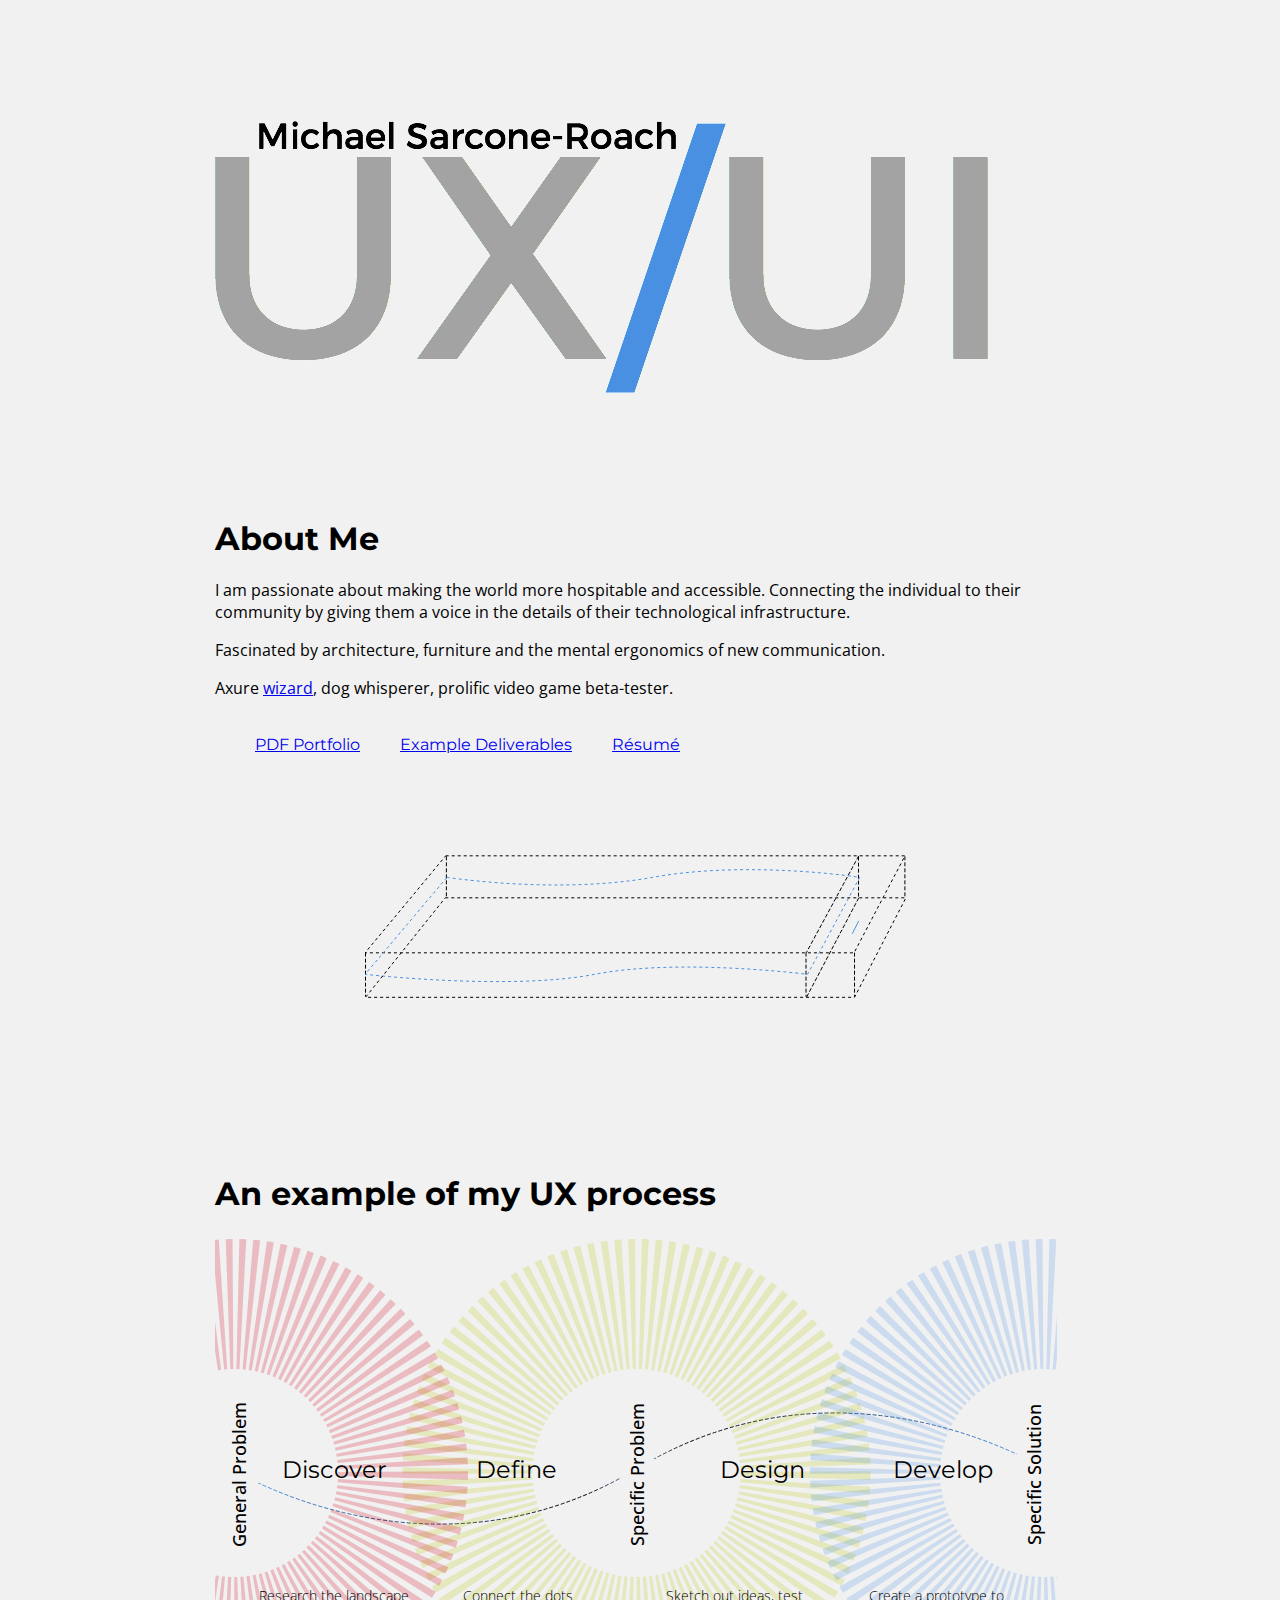
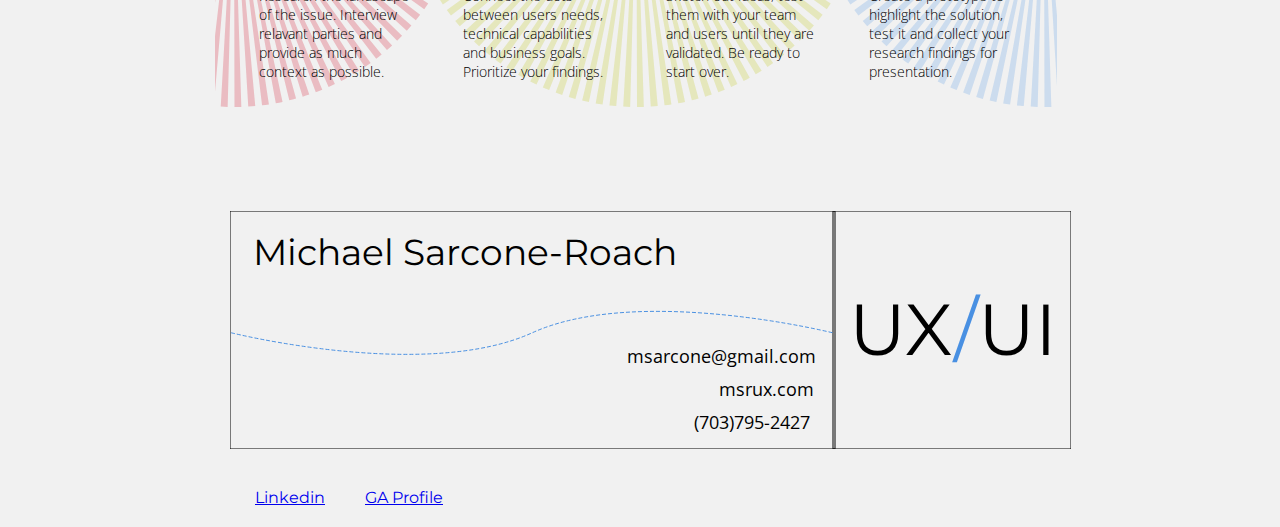
<file: oldportfolio/oldportfolio.html>
<!DOCTYPE html>
<html lang="en">
<head>
	<meta charset="utf-8">
	<title>Michael Sarcone-Roach</title>
	<link rel="stylesheet" href="css/normalize.css">
	<link href='https://fonts.googleapis.com/css?family=Montserrat|Open+Sans' rel='stylesheet' type='text/css'>
	<link rel="stylesheet" href="css/main.css">


<script>

</script>
	<!--[if IE]>
		<script src="http://html5shiv.googlecode.com/svn/trunk/html5.js"></script>
	<![endif]-->

	<script src="https://ajax.googleapis.com/ajax/libs/jquery/1.11.3/jquery.min.js"></script>
<script src="js/main.js"></script>
<script>
  (function(i,s,o,g,r,a,m){i['GoogleAnalyticsObject']=r;i[r]=i[r]||function(){
  (i[r].q=i[r].q||[]).push(arguments)},i[r].l=1*new Date();a=s.createElement(o),
  m=s.getElementsByTagName(o)[0];a.async=1;a.src=g;m.parentNode.insertBefore(a,m)
  })(window,document,'script','//www.google-analytics.com/analytics.js','ga');

  ga('create', 'UA-66780827-1', 'auto');
  ga('send', 'pageview');

</script>
</head>

<body id="home">

<div class="page-wrapper">
	<h1></h1>
		<div class="cover">
			<?xml version="1.0" encoding="UTF-8" standalone="no"?>
			<img src="jumbotron.png">

		</div>	

		<div class="about-me">
			<h1>About Me</h1>
			<p>
				I am passionate about making the world more hospitable and accessible. Connecting the individual to their community by giving them a voice in the details of their 	technological infrastructure.
			</p>
			<p>
				Fascinated by architecture, furniture and the mental ergonomics of new communication.
			</p>
			<p>
				Axure <a href="http://ciy7ba.axshare.com/#c=2">wizard</a>, dog whisperer, prolific video game beta-tester.
			</p>
		</div>

		<div class="work-links">
			<ul>
				<li><a href="MSRUXportfolio.pdf">PDF Portfolio</a></li>
				<li><a href="MSRIdeaIncubatorDeliverables.pdf">Example Deliverables</a></li>
				<li><a href="MichaelSarcone-RoachResume.pdf">Résumé</a></li>
			</ul>
		</div>

		<div class="floaty-box">
							<svg width="541px" height="143px" viewBox="0 0 541 143" version="1.1" xmlns="http://www.w3.org/2000/svg" xmlns:xlink="http://www.w3.org/1999/xlink">
			    <title>new floaty box</title>
			    <defs></defs>
			    <g id="Page-1" stroke="none" stroke-width="1" fill="none" fill-rule="evenodd" sketch:type="MSPage">
			        <g id="Contact/skills/index" sketch:type="MSArtboardGroup" transform="translate(-151.000000, -353.000000)">
			            <g id="new-floaty-box" sketch:type="MSLayerGroup" transform="translate(150.000000, 353.825816)">
			                <path d="M442,97.3188344 L442,140.318834" id="Line" stroke="#000000" stroke-linecap="square" stroke-dasharray="3" sketch:type="MSShapeGroup"></path>
			                <path d="M490.523438,97.3188344 L490.523438,140.318834" id="Line-Copy-18" stroke="#000000" stroke-linecap="square" stroke-dasharray="3" sketch:type="MSShapeGroup"></path>
			                <path d="M1.5,97.3188344 L1.5,140.318834" id="Line-Copy-19" stroke="#000000" stroke-linecap="square" stroke-dasharray="3" sketch:type="MSShapeGroup"></path>
			                <path d="M494.523438,1.31883442 L494.523438,42.3188344" id="Line-Copy-4" stroke="#000000" stroke-linecap="square" stroke-dasharray="3" sketch:type="MSShapeGroup"></path>
			                <path d="M494.5,0.499999994 L442.5,96.500002" id="Line-Copy-17" stroke="#000000" stroke-linecap="square" stroke-dasharray="3" sketch:type="MSShapeGroup"></path>
			                <path d="M494.5,42.5 L442.5,141.5" id="Line-Copy-20" stroke="#000000" stroke-linecap="square" stroke-dasharray="3" sketch:type="MSShapeGroup"></path>
			                <path d="M82.3809839,1 L82.3809839,42" id="Line-Copy-16" stroke="#000000" stroke-linecap="square" stroke-dasharray="3" sketch:type="MSShapeGroup"></path>
			                <path d="M540.894531,1 L540.894531,42" id="Line-Copy-13" stroke="#000000" stroke-linecap="square" stroke-dasharray="3" sketch:type="MSShapeGroup"></path>
			                <path d="M81.6992188,5.68434189e-14 L541,5.68434189e-14 L490.058594,97 L1.05859375,97 L81.6992188,5.68434189e-14 Z" id="Rectangle-265" stroke="#000000" stroke-dasharray="3" sketch:type="MSShapeGroup"></path>
			                <path d="M82.9863281,21.5000001 C82.9863281,21.5000001 193.308594,38.765625 288.730469,21.5 C384.152344,4.234375 495.726562,21.5 495.726562,21.5 L443.589844,118.5 C443.589844,118.5 314.738281,102.136719 230.519531,118.5 C146.300781,134.863281 1.05859375,118.5 1.05859375,118.5 L82.9863281,21.5000001 Z" id="Rectangle-265-Copy-2" stroke="#4A90E2" stroke-dasharray="3" sketch:type="MSShapeGroup"></path>
			                <path d="M81.2851562,42 L541.894531,42 L490.5,141.5 L1.5,141.5 L81.2851562,42 Z" id="Rectangle-265-Copy" stroke="#000000" stroke-dasharray="3" sketch:type="MSShapeGroup"></path>
			                <path d="M494.5,77.5 L488.5,65.5" id="Line-Copy-21" stroke="#4990E2" stroke-linecap="square" sketch:type="MSShapeGroup" transform="translate(491.500000, 71.500000) scale(-1, 1) translate(-491.500000, -71.500000) "></path>
			            </g>
			        </g>
			    </g>
			</svg>
		</div>
		

		<div class="process">
			<h1>An example of my UX process</h1>
			<svg width="842px" height="473px" viewBox="0 0 842 473" version="1.1" xmlns="http://www.w3.org/2000/svg" xmlns:xlink="http://www.w3.org/1999/xlink">
		    <title>Process</title>
		    <defs>
			        <linearGradient x1="50%" y1="3.27447385%" x2="50%" y2="100%" id="linearGradient-1">
			            <stop stop-color="#7CAEE8" offset="0%"></stop>
			            <stop stop-color="#000000" offset="48.824139%"></stop>
			            <stop stop-color="#4A90E2" offset="100%"></stop>
			        </linearGradient>
			        <rect id="path-2" x="60.0867683" y="60.3885545" width="287.544059" height="287.203146"></rect>
			        <rect id="path-3" x="466.961611" y="60.3885545" width="287.544059" height="287.203146"></rect>
			        <linearGradient x1="41.2430898%" y1="0%" x2="96.7829585%" y2="0%" id="linearGradient-4">
			            <stop stop-color="#4A90E2" stop-opacity="0" offset="0%"></stop>
			            <stop stop-color="#000000" offset="27.0714163%"></stop>
			            <stop stop-color="#4A90E2" offset="100%"></stop>
			        </linearGradient>
			        <linearGradient x1="3.39749541%" y1="0%" x2="53.0510898%" y2="0%" id="linearGradient-5">
			            <stop stop-color="#4A90E2" offset="0%"></stop>
			            <stop stop-color="#000000" offset="81.0948484%"></stop>
			            <stop stop-color="#5495E0" stop-opacity="0" offset="100%"></stop>
			        </linearGradient>
			    </defs>
			    <g id="Page-1" stroke="none" stroke-width="1" fill="none" fill-rule="evenodd" sketch:type="MSPage">
			        <g id="Process" sketch:type="MSArtboardGroup" transform="translate(0.000000, -11.000000)">
			            <g id="fancy-styles" sketch:type="MSLayerGroup" transform="translate(-155.000000, 41.000000)">
			                
			                <g id="wavelines" transform="translate(171.000000, 148.000000)" stroke-linecap="square" stroke-dasharray="3" sketch:type="MSShapeGroup">
			                    <path d="M-6.13187037e-17,56.5 C-6.13187037e-17,56.5 198.860207,181.507814 406.223845,56.5 C613.587484,-68.5078139 813,56.5 813,56.5" id="right-1-dots" stroke="url(#linearGradient-4)"></path>
			                    <path d="M-6.13187037e-17,56.5590284 C-6.13187037e-17,56.5590284 198.860207,181.566842 406.223845,56.5590284 C613.587484,-68.4487855 813,56.5590284 813,56.5590284" id="left-1-dots" stroke="url(#linearGradient-5)"></path>
			                </g>
			                <g id="white-dots" transform="translate(151.000000, 178.000000)" fill="#F1F1F1" sketch:type="MSShapeGroup">
			                    <circle id="Oval-1" cx="827" cy="27" r="26"></circle>
			                    <circle id="Oval-1-Copy" cx="26" cy="26" r="26"></circle>
			                    <circle id="Oval-1-Copy-2" cx="425.5" cy="25.5" r="19.5"></circle>
			                </g>
			                <g id="silly-circles" transform="translate(0.000000, 35.000000)" stroke-width="130" sketch:type="MSShapeGroup" stroke-dasharray="5">
								<g id="center-gear" >
			                    <circle transform="translate(576.5, 174)" stroke="#BCC400" opacity="0.22" cx="0" cy="0" r="169"></circle>
								</g>
								<g id="right-gear" >
			                    <circle transform="translate(984, 174)" stroke="#4990E2" opacity="0.22" cx="0" cy="0" r="169"></circle>
								</g>
								<g id="left-gear" >
			                    <circle transform="translate(174, 174)" stroke="#D0011B" opacity="0.22" cx="0" cy="0" r="169"></circle>
								</g>
			                </g>
			                <g id="Copy" transform="translate(166.000000, 116.000000)" fill="#000000" sketch:alignment="middle" sketch:type="MSTextLayer">
			                    <g id="vertical" font-weight="526" font-family="Open Sans" font-size="18">
			                        <text id="General-Problem" transform="translate(13.000000, 94.000000) rotate(-90.000000) translate(-13.000000, -94.000000) ">
			                            <tspan x="-60.0283203" y="101">General Problem</tspan>
			                        </text>
			                        <text id="Specific-Problem" transform="translate(410.500000, 94.000000) rotate(-90.000000) translate(-410.500000, -94.000000) ">
			                            <tspan x="338.579102" y="101">Specific Problem</tspan>
			                        </text>
			                        <text id="Specific-Solution" transform="translate(807.500000, 94.000000) rotate(-90.000000) translate(-807.500000, -94.000000) ">
			                            <tspan x="736.29541" y="101">Specific Solution</tspan>
			                        </text>
			                    </g>
			                    <g id="horizontal" transform="translate(45.000000, 74.000000)" font-weight="normal" font-family="Montserrat" font-size="24">
			                        <text id="Discover">
			                            <tspan x="11.4948906" y="24">Discover</tspan>
			                        </text>
			                        <text id="Define">
			                            <tspan x="204.630891" y="24">Define</tspan>
			                        </text>
			                        <text id="Design">
			                            <tspan x="449.422891" y="24">Design</tspan>
			                        </text>
			                        <text id="Develop">
			                            <tspan x="622.030891" y="24">Develop</tspan>
			                        </text>
			                    </g>
			                </g>
			                <g id="detail-text" transform="translate(199.000000, 322.000000)" font-weight="260" font-family="Open Sans" fill="#000000" font-size="14" sketch:type="MSTextLayer">
			                    <g id="Rectangle-268-+-Research-the-landsca">
			                        <text id="Research-the-landsca">
			                            <tspan x="0" y="15">Research the landscape </tspan>
			                            <tspan x="0" y="34">of the issue. Interview </tspan>
			                            <tspan x="0" y="53">relavant parties and </tspan>
			                            <tspan x="0" y="72">provide as much </tspan>
			                            <tspan x="0" y="91">context as possible.</tspan>
			                        </text>
			                    </g>
			                    <g id="Rectangle-268-Copy-+-Connect-the-dots-bet" transform="translate(204.000000, 0.000000)">
			                        <text id="Connect-the-dots-bet">
			                            <tspan x="0" y="15">Connect the dots </tspan>
			                            <tspan x="0" y="34">between users needs, </tspan>
			                            <tspan x="0" y="53">technical capabilities </tspan>
			                            <tspan x="0" y="72">and business goals. </tspan>
			                            <tspan x="0" y="91">Prioritize your findings.</tspan>
			                        </text>
			                    </g>
			                    <g id="Rectangle-268-Copy-2-+-Sketch-out-ideas-and" transform="translate(407.000000, 0.000000)">
			                        <text id="Sketch-out-ideas,-te">
			                            <tspan x="0" y="15">Sketch out ideas, test </tspan>
			                            <tspan x="0" y="34">them with your team </tspan>
			                            <tspan x="0" y="53">and users until they are </tspan>
			                            <tspan x="0" y="72">validated. Be ready to </tspan>
			                            <tspan x="0" y="91">start over.</tspan>
			                        </text>
			                    </g>
			                    <g id="Rectangle-268-Copy-3-+-Create-a-prototype-t" transform="translate(610.000000, 0.000000)">
			                        <text id="Create-a-prototype-t">
			                            <tspan x="0" y="15">Create a prototype to </tspan>
			                            <tspan x="0" y="34">highlight the solution, </tspan>
			                            <tspan x="0" y="53">test it and collect your </tspan>
			                            <tspan x="0" y="72">research findings for </tspan>
			                            <tspan x="0" y="91">presentation.</tspan>
			                        </text>
			                    </g>
			                </g>
			            </g>
			        </g>
			    </g>
			</svg>

		</div>  



		<div class="footer">

<svg width="841px" height="238px" viewBox="0 0 841 238" version="1.1" xmlns="http://www.w3.org/2000/svg" xmlns:xlink="http://www.w3.org/1999/xlink">
 
    <title>Footer</title>
    <desc>Created with Sketch.</desc>
    <defs></defs>
    <g id="Page-1" stroke="none" stroke-width="1" fill="none" fill-rule="evenodd" sketch:type="MSPage">
        <g id="Process" sketch:type="MSArtboardGroup" transform="translate(0.000000, -357.000000)">
            <g id="Footer" sketch:type="MSLayerGroup" transform="translate(0.000000, 357.000000)">
                <rect id="Rectangle-1" stroke="#000000" sketch:type="MSShapeGroup" x="0" y="0" width="605" height="238"></rect>
                <rect id="Rectangle-2" stroke="#000000" sketch:type="MSShapeGroup" x="603" y="0" width="238" height="238"></rect>
                <text id="UX/UI" sketch:type="MSTextLayer" font-family="Montserrat" font-size="72" font-weight="normal" sketch:alignment="middle">
                    <tspan x="619.292" y="144.332" fill="#000000">UX</tspan>
                    <tspan x="724.124" y="144.332" fill="#4990E2">/</tspan>
                    <tspan x="747.956" y="144.332" fill="#000000">UI</tspan>
                </text>
                <text id="Michael-Sarcone-Roac" sketch:type="MSTextLayer" font-family="Montserrat" font-size="36" font-weight="normal" fill="#000000">
                    <tspan x="23.4455324" y="54">Michael Sarcone-Roach</tspan>
                </text>
                <path d="M1.54773562,121.859115 C1.54773562,121.859115 195.483219,170.234115 302.044158,121.859115 C408.605098,73.4841146 602.949142,121.859115 602.949142,121.859115" id="Line" stroke="#4990E2" stroke-linecap="square" stroke-dasharray="3" sketch:type="MSShapeGroup"></path>
                <text id="msarcone@gmail.com" sketch:type="MSTextLayer" font-family="Open Sans" font-size="18" font-weight="normal" sketch:alignment="right" line-spacing="33" fill="#000000">
                    <tspan x="397.15715" y="152">msarcone@gmail.com</tspan>
                    <tspan x="488.818283" y="185">msrux.com</tspan>
                    <tspan x="463.584884" y="218">(703)795-2427</tspan>
                </text>
            </g>
        </g>
    </g>
</svg>

		</div>

		<div class="work-links">
			<ul>
				<li><a href="https://www.linkedin.com/in/mikesarconeroach">Linkedin</a></li>
				<li><a href="https://profiles.generalassemb.ly/msr">GA Profile</a></li>
				
			</ul>
		</div>


</div>

</body>
</html>
</file>
<file: oldportfolio/css/main.css>
body {
background-color: #F1F1F1;
}
h1{
	font-family: Montserrat;
}
.cover{
	padding-top:100px;
}
.page-wrapper {
	background-color: #F1F1F1;
 width: 850px;
 margin: auto;
}
.about-me{
	padding-top:100px;
	font-family: open sans;
}
.process{
	padding-top: 50px;
}
.work-links{
font-family: montserrat;

}
.work-links ul {
    list-style-type: none;
    margin: 0;
    padding: 20px;
}
.work-links li {
    display: inline;
    float: left;
}
.work-links a{
	padding:20px;
    width: 150px;
}
.floaty-box{
	padding-top:100px;
	padding-bottom:100px;
	padding-left:150px;
}
.footer{
	padding:15px;
	padding-top: 100px;
}

#left-gear {
	
}
#right-gear {

	}
#center-gear{

}
</file>
